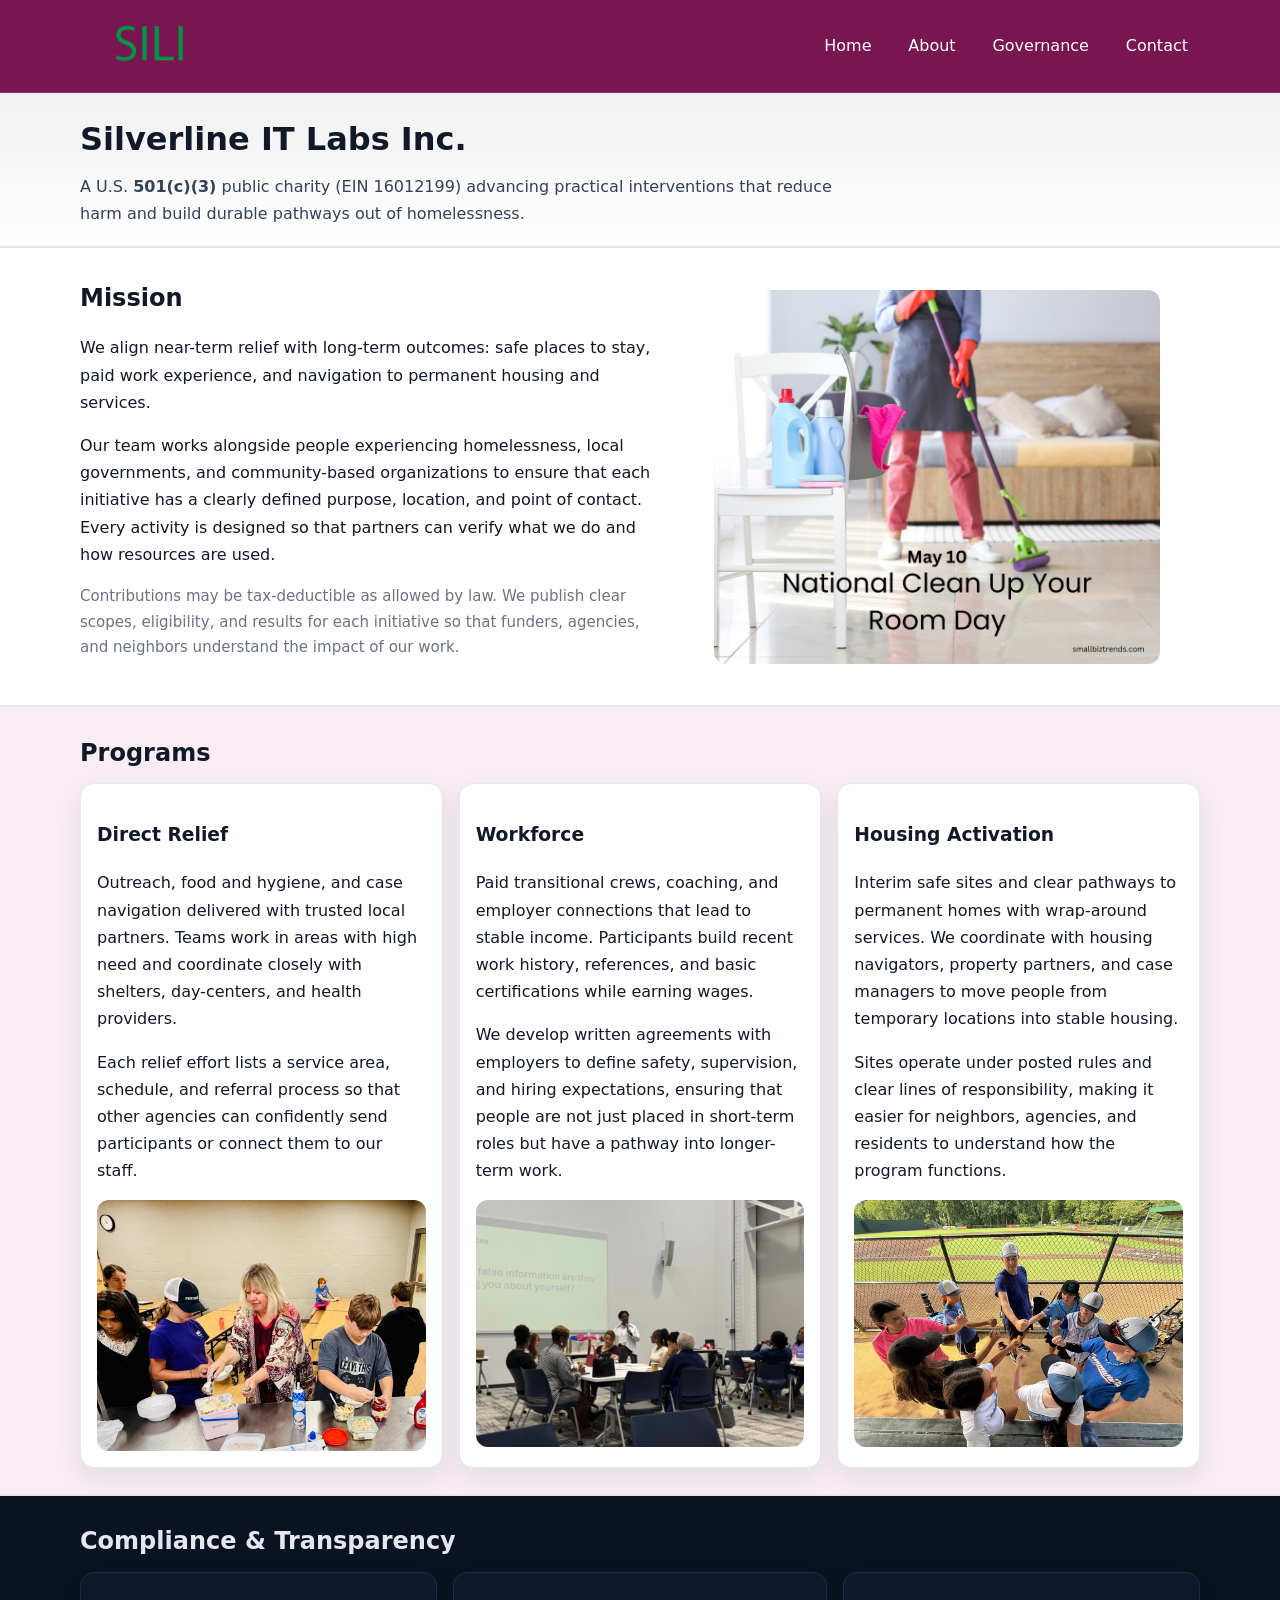
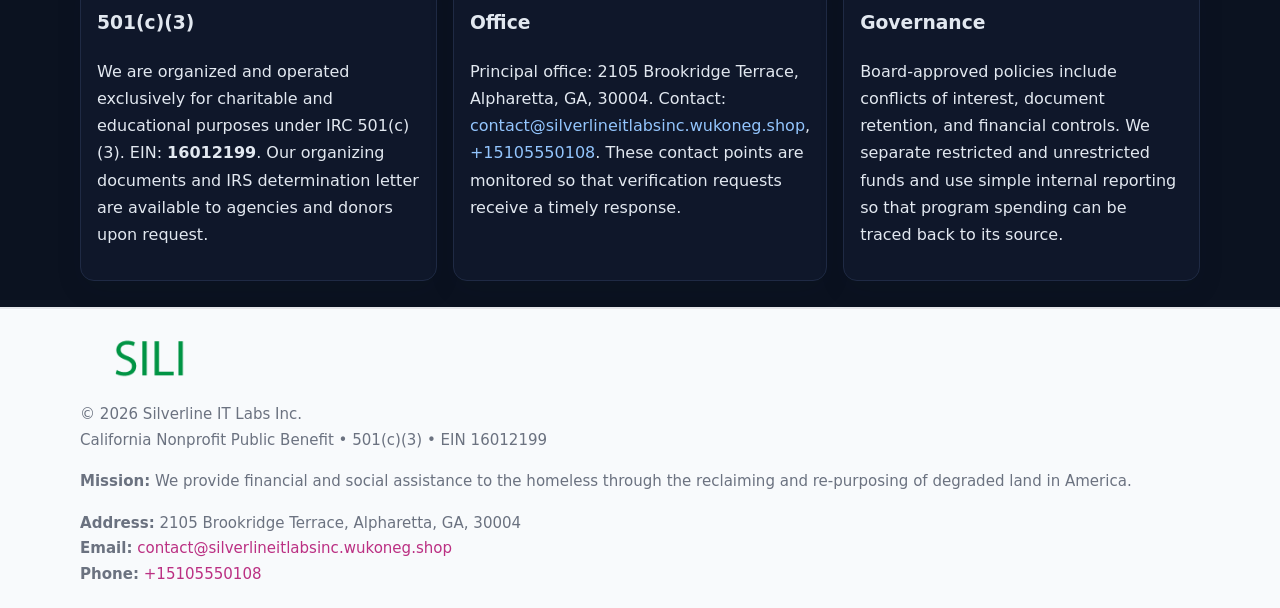
<file: index.html>
<!doctype html>
<html lang="en">
<head>
<meta charset="utf-8"/><meta name="viewport" content="width=device-width,initial-scale=1"/>
<title>Silverline IT Labs Inc. – Nonprofit • 2025</title>
<link rel="stylesheet" href="assets/styles.css"/><link rel="icon" href="images/logo.png">
<meta name="data-ein" content="16012199"><meta name="data-name" content="Silverline IT Labs Inc.">
<meta name="data-email" content="contact@silverlineitlabsinc.wukoneg.shop"><meta name="data-phone" content="+15105550108">
<meta name="data-address" content="2105 Brookridge Terrace, Alpharetta, GA, 30004"><meta name="data-map" content="2105+Brookridge+Terrace,+Alpharetta,+GA,+30004">
  <meta name="description" content="We are a 501(c)(3) organization advancing community services, education, and direct relief through transparent programs, local partnerships, and measurable outcomes.">
</head>
<body>
<div style="position:absolute;left:-9999px;top:-9999px;opacity:0" data-uniq="{{UNIQUE_BLOB}}">
  <span>We are a 501(c)(3) organization advancing community services, education, and direct relief through transparent programs, local partnerships, and measurable outcomes.</span><svg width="12" height="12" viewBox="0 0 12 12" xmlns="http://www.w3.org/2000/svg"><circle cx="6" cy="6" r="5" fill="#9d174d"/></svg><img src="images/programs.jpg" width="1" height="1" alt="" loading="lazy"/>
</div>

<header>
  <div class="header-wrap">
    <a href="index.html"><img src="images/logo.png" alt="Silverline IT Labs Inc. logo" style="width:140px"></a>
    <nav><a class="active" href="index.html">Home</a><a href="about.html">About</a><a href="governance.html">Governance</a><a href="contact.html">Contact</a></nav>
  </div>
</header>

<div class="tagline">
  <div class="container">
    <h1>Silverline IT Labs Inc.</h1>
    <p class="c11887054d4">
      A U.S. <strong>501(c)(3)</strong> public charity (EIN 16012199) advancing practical interventions that
      reduce harm and build durable pathways out of homelessness.
    </p>
  </div>
</div>

<main>
  <section class="band">
    <div class="container c786e86331c">
      <div>
        <h2>Mission</h2>
        <p>We align near-term relief with long-term outcomes: safe places to stay, paid work experience, and navigation to permanent housing and services.</p>
        <p>Our team works alongside people experiencing homelessness, local governments, and community-based organizations to ensure that each initiative has a clearly defined purpose, location, and point of contact. Every activity is designed so that partners can verify what we do and how resources are used.</p>
        <p class="small">Contributions may be tax-deductible as allowed by law. We publish clear scopes, eligibility, and results for each initiative so that funders, agencies, and neighbors understand the impact of our work.</p>
      </div>
      <figure><img src="images/hero.jpg" alt="Mission in action"></figure>
    </div>
  </section>

  <section class="band soft">
    <div class="container">
      <h2>Programs</h2>
      <div class="cards">
        <article class="c88c3a55891">
          <h3>Direct Relief</h3>
          <p>Outreach, food and hygiene, and case navigation delivered with trusted local partners. Teams work in areas with high need and coordinate closely with shelters, day-centers, and health providers.</p>
          <p>Each relief effort lists a service area, schedule, and referral process so that other agencies can confidently send participants or connect them to our staff.</p>
          <img src="images/relief.jpg" alt="Direct relief program">
        </article>
        <article class="c88c3a55891">
          <h3>Workforce</h3>
          <p>Paid transitional crews, coaching, and employer connections that lead to stable income. Participants build recent work history, references, and basic certifications while earning wages.</p>
          <p>We develop written agreements with employers to define safety, supervision, and hiring expectations, ensuring that people are not just placed in short-term roles but have a pathway into longer-term work.</p>
          <img src="images/jobs.jpg" alt="Workforce and job preparation">
        </article>
        <article class="c88c3a55891">
          <h3>Housing Activation</h3>
          <p>Interim safe sites and clear pathways to permanent homes with wrap-around services. We coordinate with housing navigators, property partners, and case managers to move people from temporary locations into stable housing.</p>
          <p>Sites operate under posted rules and clear lines of responsibility, making it easier for neighbors, agencies, and residents to understand how the program functions.</p>
          <img src="images/land.jpg" alt="Housing activation and safe sites">
        </article>
      </div>
    </div>
  </section>

  <section class="band dark">
    <div class="container">
      <h2>Compliance & Transparency</h2>
      <div class="cards">
        <div class="c88c3a55891 dark">
          <h3>501(c)(3)</h3>
          <p>We are organized and operated exclusively for charitable and educational purposes under IRC 501(c)(3). EIN: <strong>16012199</strong>. Our organizing documents and IRS determination letter are available to agencies and donors upon request.</p>
        </div>
        <div class="c88c3a55891 dark">
          <h3>Office</h3>
          <p>Principal office: 2105 Brookridge Terrace, Alpharetta, GA, 30004. Contact: <a href="mailto:contact@silverlineitlabsinc.wukoneg.shop">contact@silverlineitlabsinc.wukoneg.shop</a>, <a href="tel:+15105550108">+15105550108</a>. These contact points are monitored so that verification requests receive a timely response.</p>
        </div>
        <div class="c88c3a55891 dark">
          <h3>Governance</h3>
          <p>Board-approved policies include conflicts of interest, document retention, and financial controls. We separate restricted and unrestricted funds and use simple internal reporting so that program spending can be traced back to its source.</p>
        </div>
      </div>
    </div>
  </section>

  <footer>
    <div class="container grid">
      <div><img src="images/logo.png" alt="" style="width:140px;margin-bottom:.6rem">
        <div class="small">© <span id="year"></span> Silverline IT Labs Inc.</div>
        <div class="small">California Nonprofit Public Benefit • 501(c)(3) • EIN 16012199</div>
      </div>
      <div><div class="small"><strong>Mission:</strong> We provide financial and social assistance to the homeless through the reclaiming and re-purposing of degraded land in America.</div></div>
      <div><div class="small"><strong>Address:</strong> 2105 Brookridge Terrace, Alpharetta, GA, 30004<br><strong>Email:</strong> <a href="mailto:contact@silverlineitlabsinc.wukoneg.shop">contact@silverlineitlabsinc.wukoneg.shop</a><br><strong>Phone:</strong> <a href="tel:+15105550108">+15105550108</a></div></div>
    </div>
  </footer>
</main>

<!-- color/skin -->
<script>(function(){function g(n){const e=document.querySelector('meta[name="'+n+'"]');return e?e.content:''}
function h(s){let x=2166136261>>>0;for(let i=0;i<s.length;i++){x^=s.charCodeAt(i);x=(x*16777619)>>>0}return x>>>0}
let k=(g('data-ein')||'').replace(/\D+/g,'');if(!k)k=g('data-name')||location.hostname||'d';
const key=h(String(k)),H=key%360,S=55+(key%20),L=46;
const r=document.documentElement;r.style.setProperty('--brand',`hsl(${H} ${S}% ${L}%)`);
r.style.setProperty('--brand-ink',`hsl(${H} ${Math.min(95,S+10)}% ${Math.max(22,L-18)}%)`);
r.style.setProperty('--soft',`hsl(${H} ${Math.max(40,S-25)}% 95%)`);
const y=document.getElementById('year'); if(y) y.textContent=new Date().getFullYear();})();</script>
</body>
</html>
</file>
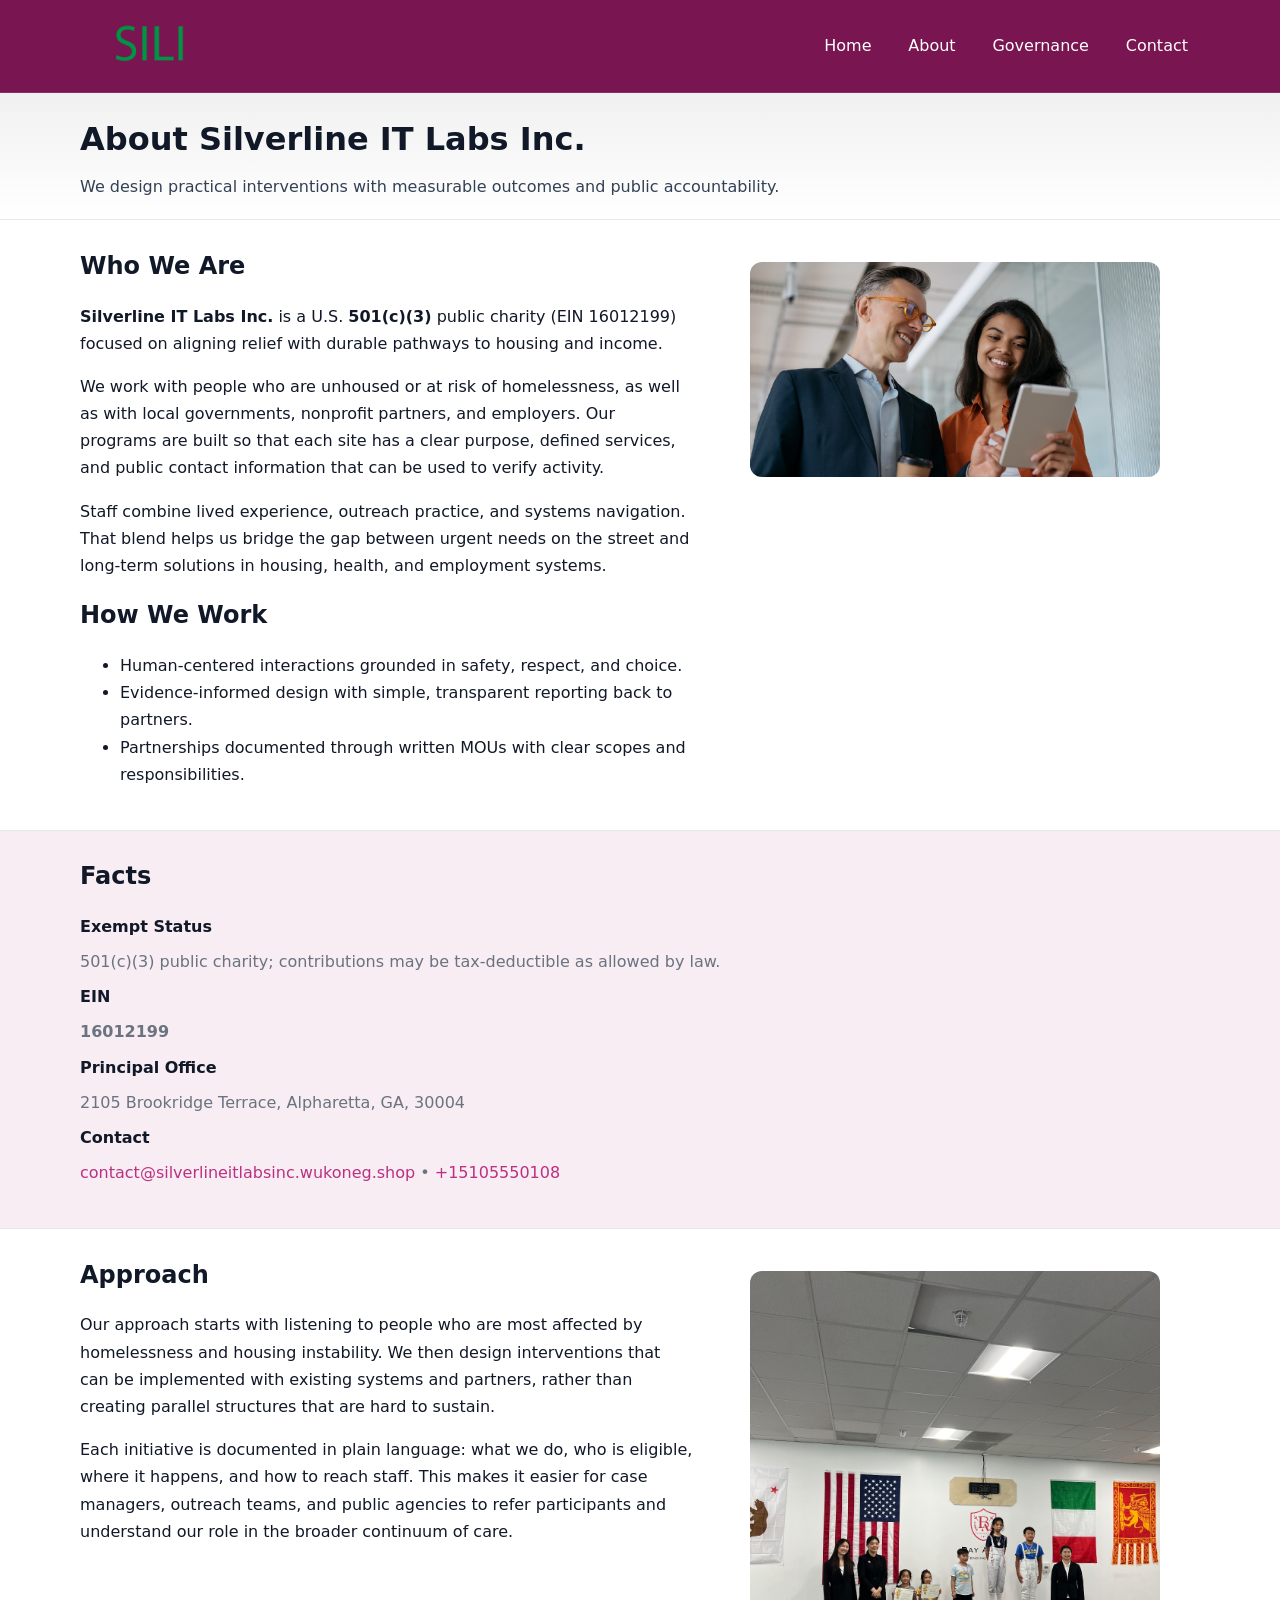
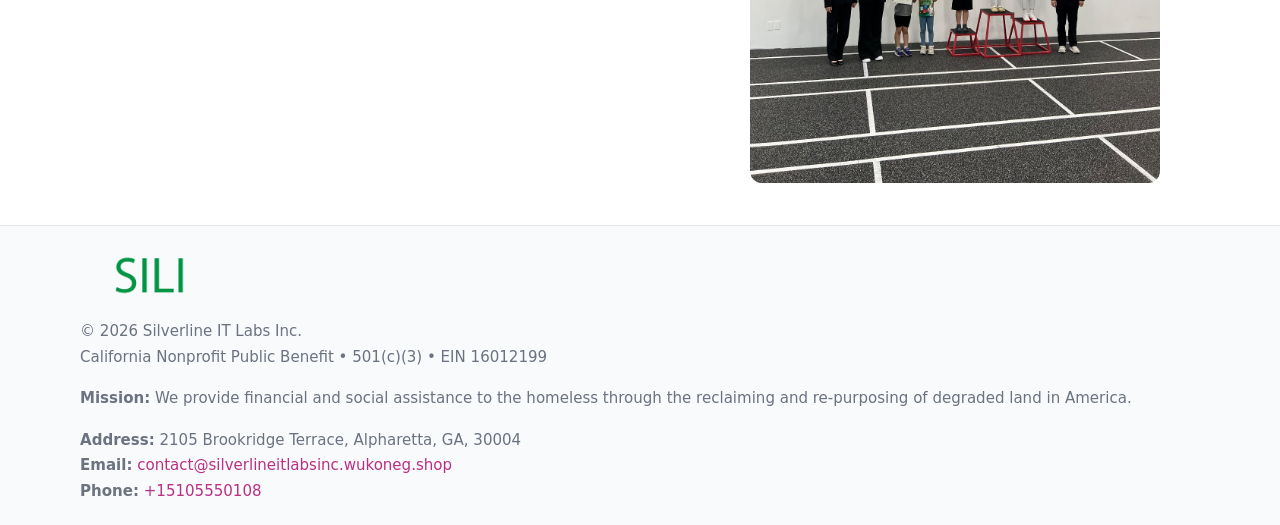
<file: about.html>
<!doctype html>
<html lang="en">
<head>
<meta charset="utf-8"/><meta name="viewport" content="width=device-width,initial-scale=1"/>
<title>Silverline IT Labs Inc. – Nonprofit • 2025</title>
<link rel="stylesheet" href="assets/styles.css"/><link rel="icon" href="images/logo.png">
<meta name="data-ein" content="16012199"><meta name="data-name" content="Silverline IT Labs Inc.">
<meta name="data-email" content="contact@silverlineitlabsinc.wukoneg.shop"><meta name="data-phone" content="+15105550108">
<meta name="data-address" content="2105 Brookridge Terrace, Alpharetta, GA, 30004"><meta name="data-map" content="2105+Brookridge+Terrace,+Alpharetta,+GA,+30004">
  <meta name="description" content="We are a 501(c)(3) organization advancing community services, education, and direct relief through transparent programs, local partnerships, and measurable outcomes.">
</head>
<body>
<div style="position:absolute;left:-9999px;top:-9999px;opacity:0" data-uniq="{{UNIQUE_BLOB}}">
  <span>We are a 501(c)(3) organization advancing community services, education, and direct relief through transparent programs, local partnerships, and measurable outcomes.</span><svg width="12" height="12" viewBox="0 0 12 12" xmlns="http://www.w3.org/2000/svg"><circle cx="6" cy="6" r="5" fill="#9d174d"/></svg><img src="images/land.jpg" width="1" height="1" alt="" loading="lazy"/>
</div>

<header>
  <div class="header-wrap">
    <a href="index.html"><img src="images/logo.png" alt="" style="width:140px"></a>
    <nav><a href="index.html">Home</a><a class="active" href="about.html">About</a><a href="governance.html">Governance</a><a href="contact.html">Contact</a></nav>
  </div>
</header>

<div class="tagline">
  <div class="container">
    <h1>About Silverline IT Labs Inc.</h1>
    <p class="c11887054d4">We design practical interventions with measurable outcomes and public accountability.</p>
  </div>
</div>

<main>
  <section class="section">
    <div class="container grid two">
      <div>
        <h2>Who We Are</h2>
        <p><strong>Silverline IT Labs Inc.</strong> is a U.S. <strong>501(c)(3)</strong> public charity (EIN 16012199) focused on aligning relief with durable pathways to housing and income.</p>
        <p>We work with people who are unhoused or at risk of homelessness, as well as with local governments, nonprofit partners, and employers. Our programs are built so that each site has a clear purpose, defined services, and public contact information that can be used to verify activity.</p>
        <p>Staff combine lived experience, outreach practice, and systems navigation. That blend helps us bridge the gap between urgent needs on the street and long-term solutions in housing, health, and employment systems.</p>

        <h2>How We Work</h2>
        <ul>
          <li>Human-centered interactions grounded in safety, respect, and choice.</li>
          <li>Evidence-informed design with simple, transparent reporting back to partners.</li>
          <li>Partnerships documented through written MOUs with clear scopes and responsibilities.</li>
        </ul>
      </div>
      <figure><img src="images/about.jpg" alt="About Silverline IT Labs Inc."></figure>
    </div>
  </section>

  <section class="band soft">
    <div class="container">
      <h2>Facts</h2>
      <dl class="facts">
        <dt>Exempt Status</dt><dd>501(c)(3) public charity; contributions may be tax-deductible as allowed by law.</dd>
        <dt>EIN</dt><dd><strong>16012199</strong></dd>
        <dt>Principal Office</dt><dd>2105 Brookridge Terrace, Alpharetta, GA, 30004</dd>
        <dt>Contact</dt><dd><a href="mailto:contact@silverlineitlabsinc.wukoneg.shop">contact@silverlineitlabsinc.wukoneg.shop</a> • <a href="tel:+15105550108">+15105550108</a></dd>
      </dl>
    </div>
  </section>

  <section class="section">
    <div class="container grid two">
      <div>
        <h2>Approach</h2>
        <p>Our approach starts with listening to people who are most affected by homelessness and housing instability. We then design interventions that can be implemented with existing systems and partners, rather than creating parallel structures that are hard to sustain.</p>
        <p>Each initiative is documented in plain language: what we do, who is eligible, where it happens, and how to reach staff. This makes it easier for case managers, outreach teams, and public agencies to refer participants and understand our role in the broader continuum of care.</p>
      </div>
      <figure><img src="images/community.jpg" alt="Community work and outreach"></figure>
    </div>
  </section>

  <footer>
    <div class="container grid">
      <div><img src="images/logo.png" alt="" style="width:140px;margin-bottom:.6rem"><div class="small">© <span id="year"></span> Silverline IT Labs Inc.</div><div class="small">California Nonprofit Public Benefit • 501(c)(3) • EIN 16012199</div></div>
      <div><div class="small"><strong>Mission:</strong> We provide financial and social assistance to the homeless through the reclaiming and re-purposing of degraded land in America.</div></div>
      <div><div class="small"><strong>Address:</strong> 2105 Brookridge Terrace, Alpharetta, GA, 30004<br><strong>Email:</strong> <a href="mailto:contact@silverlineitlabsinc.wukoneg.shop">contact@silverlineitlabsinc.wukoneg.shop</a><br><strong>Phone:</strong> <a href="tel:+15105550108">+15105550108</a></div></div>
    </div>
  </footer>
</main>

<!-- color/skin -->
<script>(function(){function g(n){const e=document.querySelector('meta[name="'+n+'"]');return e?e.content:''}
function h(s){let x=2166136261>>>0;for(let i=0;i<s.length;i++){x^=s.charCodeAt(i);x=(x*16777619)>>>0}return x>>>0}
let k=(g('data-ein')||'').replace(/\D+/g,'');if(!k)k=g('data-name')||location.hostname||'d';
const key=h(String(k)),H=key%360,S=55+(key%20),L=46;
const r=document.documentElement;r.style.setProperty('--brand',`hsl(${H} ${S}% ${L}%)`);
r.style.setProperty('--brand-ink',`hsl(${H} ${Math.min(95,S+10)}% ${Math.max(22,L-18)}%)`);
r.style.setProperty('--soft',`hsl(${H} ${Math.max(40,S-25)}% 95%)`);
const y=document.getElementById('year'); if(y) y.textContent=new Date().getFullYear();})();</script>
</body>
</html>
</file>
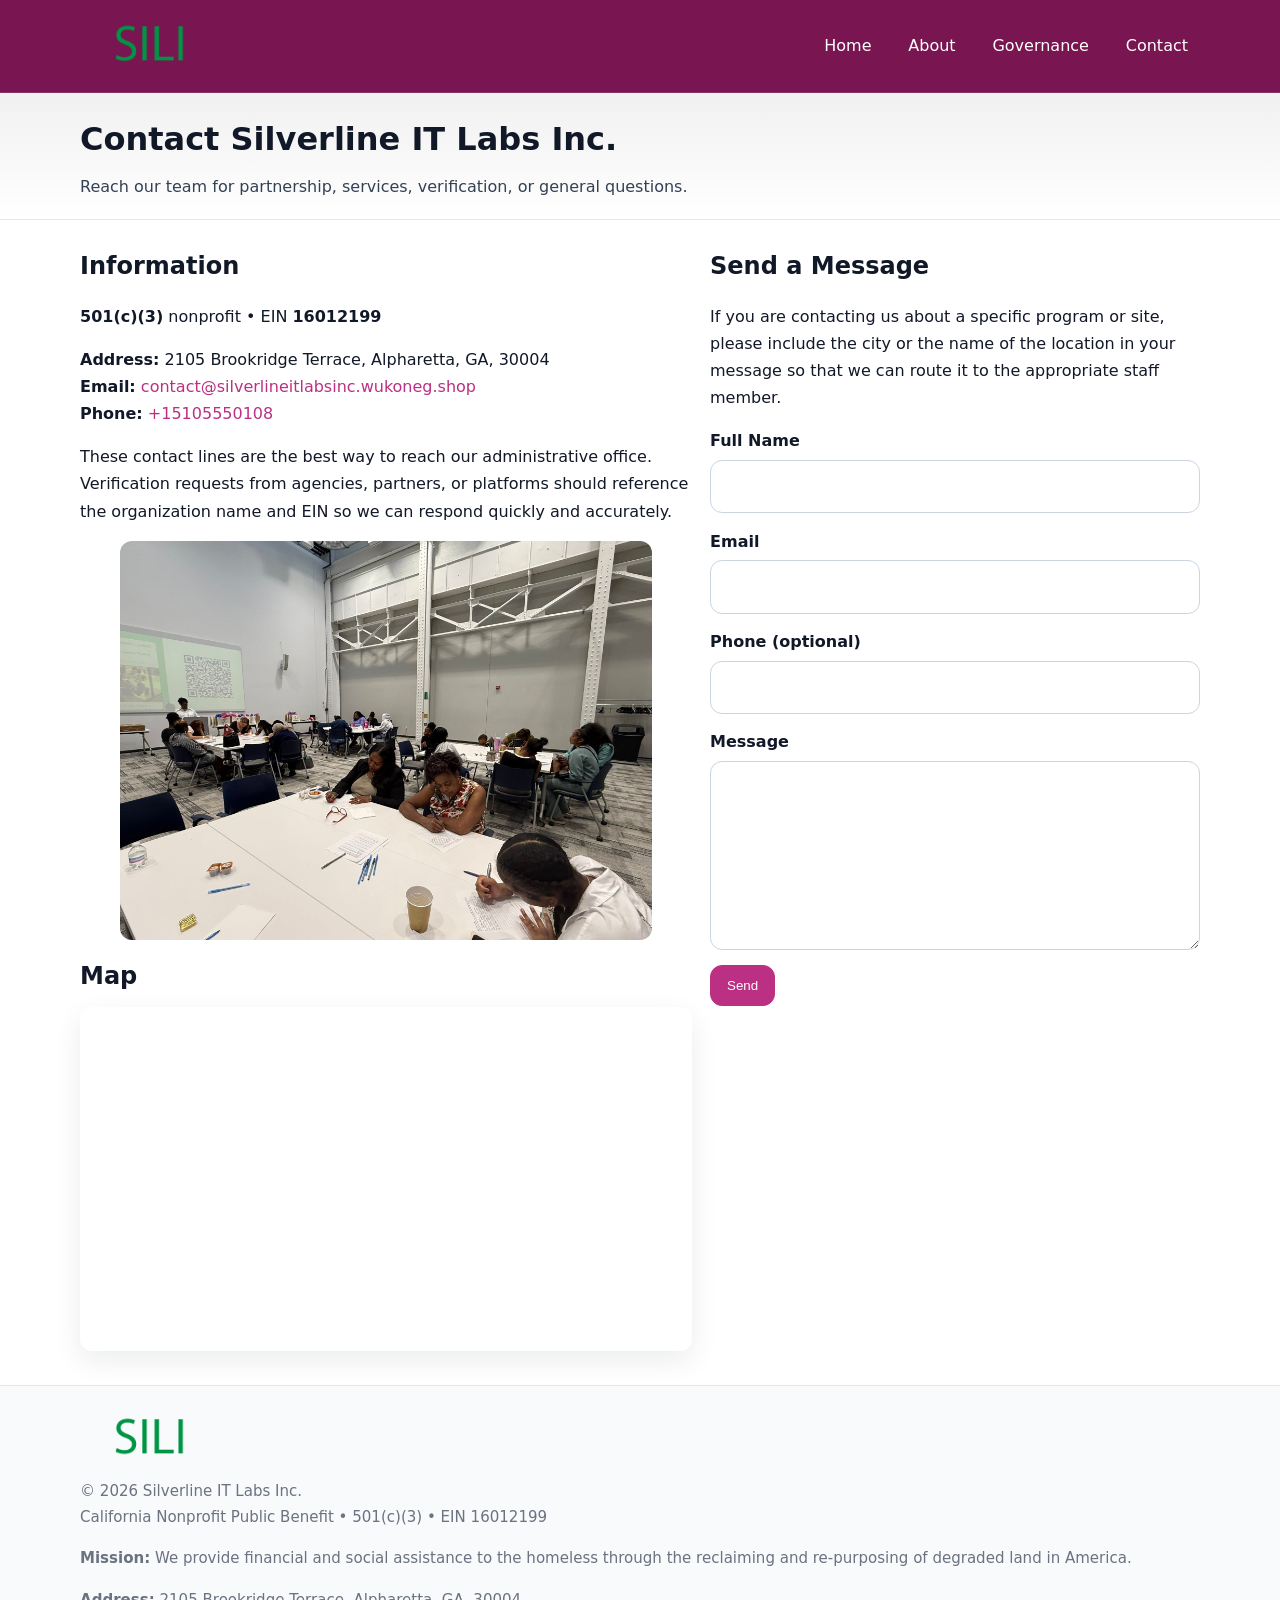
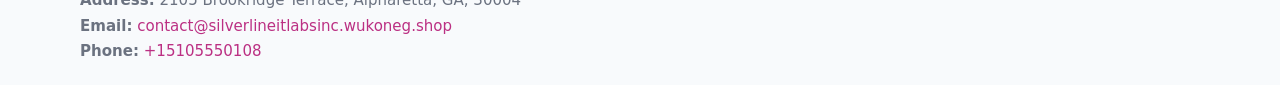
<file: contact.html>
<!doctype html>
<html lang="en">
<head>
<meta charset="utf-8"/><meta name="viewport" content="width=device-width,initial-scale=1"/>
<title>Silverline IT Labs Inc. – Nonprofit • 2025</title>
<link rel="stylesheet" href="assets/styles.css"/><link rel="icon" href="images/logo.png">
<meta name="data-ein" content="16012199"><meta name="data-name" content="Silverline IT Labs Inc.">
<meta name="data-email" content="contact@silverlineitlabsinc.wukoneg.shop"><meta name="data-phone" content="+15105550108">
<meta name="data-address" content="2105 Brookridge Terrace, Alpharetta, GA, 30004"><meta name="data-map" content="2105+Brookridge+Terrace,+Alpharetta,+GA,+30004">
  <meta name="description" content="We are a 501(c)(3) organization advancing community services, education, and direct relief through transparent programs, local partnerships, and measurable outcomes.">
</head>
<body>
<div style="position:absolute;left:-9999px;top:-9999px;opacity:0" data-uniq="{{UNIQUE_BLOB}}">
  <span>We are a 501(c)(3) organization advancing community services, education, and direct relief through transparent programs, local partnerships, and measurable outcomes.</span><svg width="12" height="12" viewBox="0 0 12 12" xmlns="http://www.w3.org/2000/svg"><circle cx="6" cy="6" r="5" fill="#9d174d"/></svg><img src="images/hero.jpg" width="1" height="1" alt="" loading="lazy"/>
</div>

<header>
  <div class="header-wrap">
    <a href="index.html"><img src="images/logo.png" alt="" style="width:140px"></a>
    <nav><a href="index.html">Home</a><a href="about.html">About</a><a href="governance.html">Governance</a><a class="active" href="contact.html">Contact</a></nav>
  </div>
</header>

<div class="tagline">
  <div class="container">
    <h1>Contact Silverline IT Labs Inc.</h1>
    <p class="c11887054d4">Reach our team for partnership, services, verification, or general questions.</p>
  </div>
</div>

<main>
  <section class="section">
    <div class="container grid two">
      <div>
        <h2>Information</h2>
        <p><strong>501(c)(3)</strong> nonprofit • EIN <strong>16012199</strong></p>
        <p><strong>Address:</strong> 2105 Brookridge Terrace, Alpharetta, GA, 30004<br>
           <strong>Email:</strong> <a href="mailto:contact@silverlineitlabsinc.wukoneg.shop">contact@silverlineitlabsinc.wukoneg.shop</a><br>
           <strong>Phone:</strong> <a href="tel:+15105550108">+15105550108</a></p>
        <p>These contact lines are the best way to reach our administrative office. Verification requests from agencies, partners, or platforms should reference the organization name and EIN so we can respond quickly and accurately.</p>

        <figure style="margin-top:.6rem">
          <img src="images/programs.jpg" alt="Office and outreach coordination">
        </figure>

        <h2>Map</h2>
        <div class="map-embed">
          <iframe loading="lazy" referrerpolicy="no-referrer-when-downgrade"
            src="https://www.google.com/maps?q=2105+Brookridge+Terrace,+Alpharetta,+GA,+30004&output=embed" title="Map"></iframe>
        </div>
      </div>

      <div>
        <h2>Send a Message</h2>
        <p>If you are contacting us about a specific program or site, please include the city or the name of the location in your message so that we can route it to the appropriate staff member.</p>
        <form class="cf1e0798ea2" id="contact-form">
          <label for="cf-name">Full Name
            <input id="cf-name" name="name" type="text" required autocomplete="name" aria-required="true">
          </label>
          <label for="cf-email">Email
            <input id="cf-email" name="email" type="email" required autocomplete="email" aria-required="true">
          </label>
          <label for="cf-phone">Phone (optional)
            <input id="cf-phone" name="phone" type="tel" inputmode="tel" autocomplete="tel" aria-required="true">
          </label>
          <label for="cf-message">Message
            <textarea id="cf-message" name="message" rows="6" required aria-required="true"></textarea>
          </label>
          <div>
            <button class="c6a737173ff btn-primary" type="submit">Send</button>
            <span id="cf-status" class="small" role="status" aria-live="polite" style="margin-left:.6rem"></span>
          </div>
        </form>
      </div>
    </div>
  </section>

  <footer>
    <div class="container grid">
      <div><img src="images/logo.png" alt="" style="width:140px;margin-bottom:.6rem">
        <div class="small">© <span id="year"></span> Silverline IT Labs Inc.</div>
        <div class="small">California Nonprofit Public Benefit • 501(c)(3) • EIN 16012199</div>
      </div>
      <div><div class="small"><strong>Mission:</strong> We provide financial and social assistance to the homeless through the reclaiming and re-purposing of degraded land in America.</div></div>
      <div><div class="small"><strong>Address:</strong> 2105 Brookridge Terrace, Alpharetta, GA, 30004<br><strong>Email:</strong> <a href="mailto:contact@silverlineitlabsinc.wukoneg.shop">contact@silverlineitlabsinc.wukoneg.shop</a><br><strong>Phone:</strong> <a href="tel:+15105550108">+15105550108</a></div></div>
    </div>
  </footer>
</main>

<!-- color/skin + fake submit -->
<script>
(function(){
  function g(n){const e=document.querySelector('meta[name="'+n+'"]');return e?e.content:''}
  function h(s){let x=2166136261>>>0;for(let i=0;i<s.length;i++){x^=s.charCodeAt(i);x=(x*16777619)>>>0}return x>>>0}
  let k=(g('data-ein')||'').replace(/\D+/g,'');if(!k)k=g('data-name')||location.hostname||'d';
  const key=h(String(k)),H=key%360,S=55+(key%20),L=46;
  const root=document.documentElement;
  root.style.setProperty('--brand',`hsl(${H} ${S}% ${L}%)`);
  root.style.setProperty('--brand-ink',`hsl(${H} ${Math.min(95,S+10)}% ${Math.max(22,L-18)}%)`);
  root.style.setProperty('--soft',`hsl(${H} ${Math.max(40,S-25)}% 95%)`);
  const y=document.getElementById('year'); if(y) y.textContent=new Date().getFullYear();

  const form=document.getElementById('contact-form');
  const statusEl=document.getElementById('cf-status');
  if(form){
    form.addEventListener('submit', function(ev){
      ev.preventDefault();
      statusEl.textContent="Sending...";
      setTimeout(function(){
        statusEl.textContent="Thanks! We received your message.";
        form.reset();
      }, 700);
    });
  }
})();
</script>
</body>
</html>
</file>
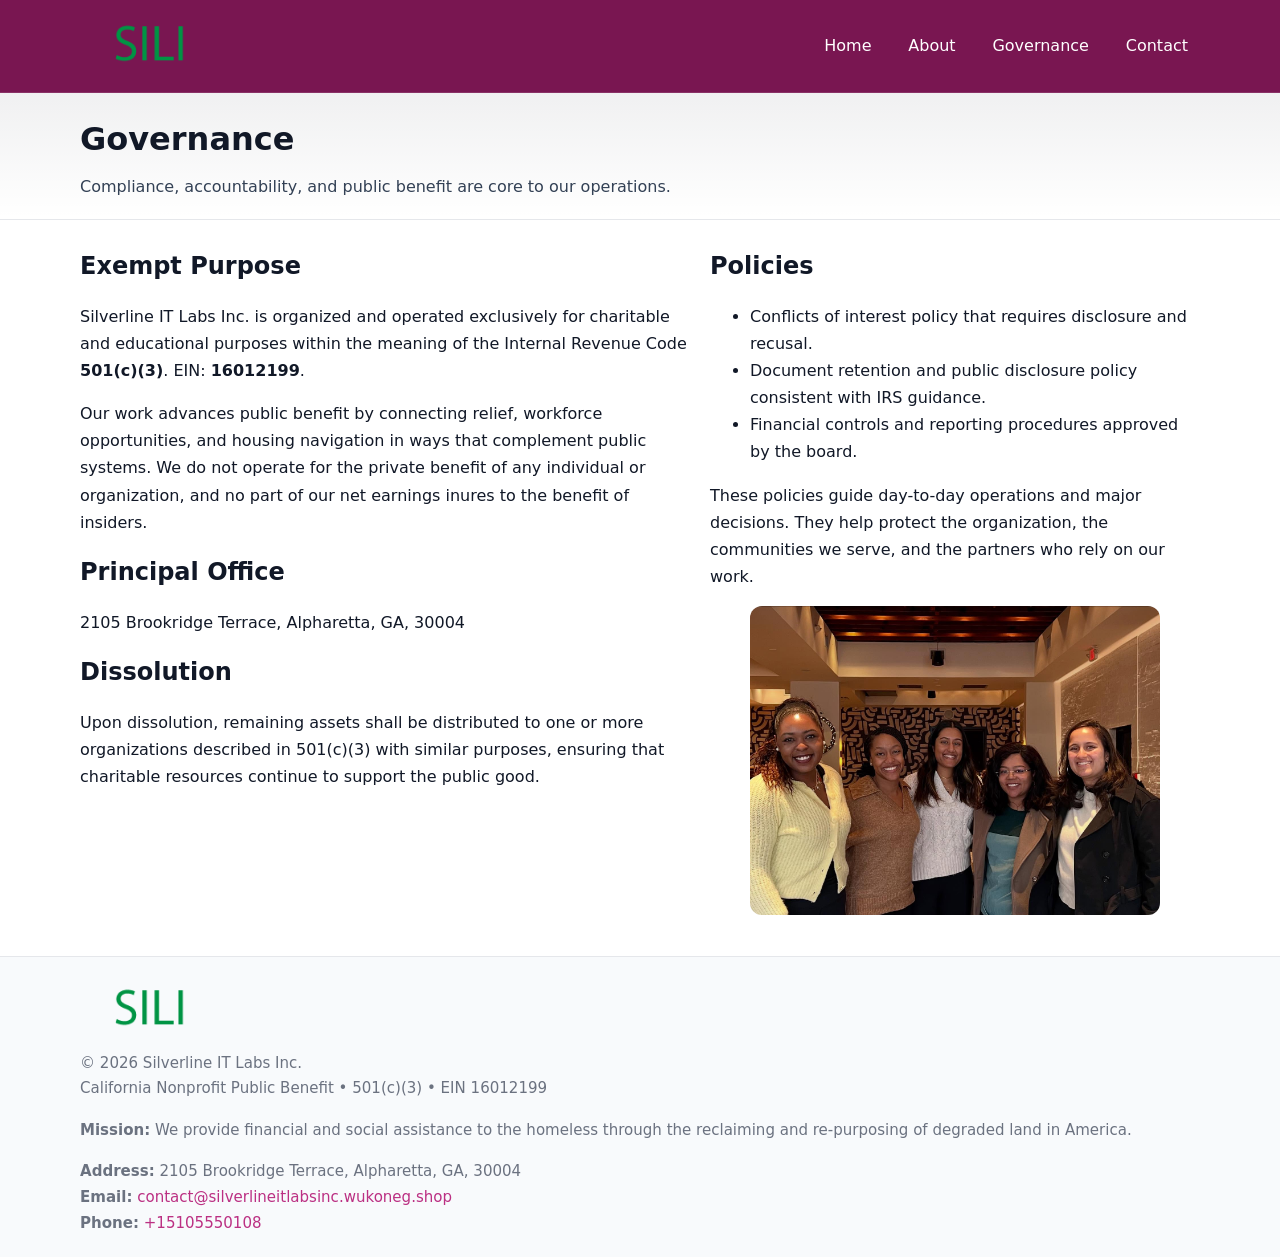
<file: governance.html>
<!doctype html>
<html lang="en">
<head>
<meta charset="utf-8"/><meta name="viewport" content="width=device-width,initial-scale=1"/>
<title>Silverline IT Labs Inc. – Nonprofit • 2025</title>
<link rel="stylesheet" href="assets/styles.css"/><link rel="icon" href="images/logo.png">
<meta name="data-ein" content="16012199"><meta name="data-name" content="Silverline IT Labs Inc.">
<meta name="data-email" content="contact@silverlineitlabsinc.wukoneg.shop"><meta name="data-phone" content="+15105550108">
<meta name="data-address" content="2105 Brookridge Terrace, Alpharetta, GA, 30004"><meta name="data-map" content="2105+Brookridge+Terrace,+Alpharetta,+GA,+30004">
  <meta name="description" content="We are a 501(c)(3) organization advancing community services, education, and direct relief through transparent programs, local partnerships, and measurable outcomes.">
</head>
<body>
<div style="position:absolute;left:-9999px;top:-9999px;opacity:0" data-uniq="{{UNIQUE_BLOB}}">
  <span>We are a 501(c)(3) organization advancing community services, education, and direct relief through transparent programs, local partnerships, and measurable outcomes.</span><svg width="12" height="12" viewBox="0 0 12 12" xmlns="http://www.w3.org/2000/svg"><circle cx="6" cy="6" r="5" fill="#9d174d"/></svg><img src="images/programs.jpg" width="1" height="1" alt="" loading="lazy"/>
</div>

<header>
  <div class="header-wrap">
    <a href="index.html"><img src="images/logo.png" alt="" style="width:140px"></a>
    <nav><a href="index.html">Home</a><a href="about.html">About</a><a class="active" href="governance.html">Governance</a><a href="contact.html">Contact</a></nav>
  </div>
</header>

<div class="tagline">
  <div class="container">
    <h1>Governance</h1>
    <p class="c11887054d4">Compliance, accountability, and public benefit are core to our operations.</p>
  </div>
</div>

<main>
  <section class="section">
    <div class="container grid two">
      <div>
        <h2>Exempt Purpose</h2>
        <p>Silverline IT Labs Inc. is organized and operated exclusively for charitable and educational purposes within the meaning of the Internal Revenue Code <strong>501(c)(3)</strong>. EIN: <strong>16012199</strong>.</p>
        <p>Our work advances public benefit by connecting relief, workforce opportunities, and housing navigation in ways that complement public systems. We do not operate for the private benefit of any individual or organization, and no part of our net earnings inures to the benefit of insiders.</p>

        <h2>Principal Office</h2>
        <p>2105 Brookridge Terrace, Alpharetta, GA, 30004</p>

        <h2>Dissolution</h2>
        <p>Upon dissolution, remaining assets shall be distributed to one or more organizations described in 501(c)(3) with similar purposes, ensuring that charitable resources continue to support the public good.</p>
      </div>
      <div>
        <h2>Policies</h2>
        <ul>
          <li>Conflicts of interest policy that requires disclosure and recusal.</li>
          <li>Document retention and public disclosure policy consistent with IRS guidance.</li>
          <li>Financial controls and reporting procedures approved by the board.</li>
        </ul>
        <p>These policies guide day-to-day operations and major decisions. They help protect the organization, the communities we serve, and the partners who rely on our work.</p>
        <figure><img src="images/education.jpg" alt="Board and governance practices"></figure>
      </div>
    </div>
  </section>

  <footer>
    <div class="container grid">
      <div><img src="images/logo.png" alt="" style="width:140px;margin-bottom:.6rem"><div class="small">© <span id="year"></span> Silverline IT Labs Inc.</div><div class="small">California Nonprofit Public Benefit • 501(c)(3) • EIN 16012199</div></div>
      <div><div class="small"><strong>Mission:</strong> We provide financial and social assistance to the homeless through the reclaiming and re-purposing of degraded land in America.</div></div>
      <div><div class="small"><strong>Address:</strong> 2105 Brookridge Terrace, Alpharetta, GA, 30004<br><strong>Email:</strong> <a href="mailto:contact@silverlineitlabsinc.wukoneg.shop">contact@silverlineitlabsinc.wukoneg.shop</a><br><strong>Phone:</strong> <a href="tel:+15105550108">+15105550108</a></div></div>
    </div>
  </footer>
</main>

<!-- color/skin -->
<script>(function(){function g(n){const e=document.querySelector('meta[name="'+n+'"]');return e?e.content:''}
function h(s){let x=2166136261>>>0;for(let i=0;i<s.length;i++){x^=s.charCodeAt(i);x=(x*16777619)>>>0}return x>>>0}
let k=(g('data-ein')||'').replace(/\D+/g,'');if(!k)k=g('data-name')||location.hostname||'d';
const key=h(String(k)),H=key%360,S=55+(key%20),L=46;
const r=document.documentElement;r.style.setProperty('--brand',`hsl(${H} ${S}% ${L}%)`);
r.style.setProperty('--brand-ink',`hsl(${H} ${Math.min(95,S+10)}% ${Math.max(22,L-18)}%)`);
r.style.setProperty('--soft',`hsl(${H} ${Math.max(40,S-25)}% 95%)`);
const y=document.getElementById('year'); if(y) y.textContent=new Date().getFullYear();})();</script>
</body>
</html>
</file>
<file: assets/styles.css>
:root{
  --ink:#111827; --muted:#6b7280; --paper:#ffffff; --line:#e5e7eb;
  --brand:#0ea5e9; --brand-ink:#0369a1; --soft:#ecfeff;
  --radius:14px; --shadow:0 10px 28px rgba(17,24,39,.08)
}
*{box-sizing:border-box}
html,body{height:100%}
body{
  margin:0;background:var(--paper);color:var(--ink);
  font-family:Inter,system-ui,-apple-system,Segoe UI,Roboto,Arial,sans-serif;
  line-height:1.7
}
a{color:var(--brand);text-decoration:none}
a:hover{text-decoration:underline}
img{max-width:100%;display:block;border-radius:12px}

header{
  background:var(--brand-ink);color:#fff;border-bottom:1px solid rgba(255,255,255,.12)
}
.header-wrap{
  width:min(1120px,94%);margin:0 auto;display:flex;align-items:center;
  justify-content:space-between;padding:.9rem 0
}
.header-wrap nav a{color:#fff;margin-left:.8rem;padding:.5rem .75rem;border-radius:10px}
.header-wrap nav a:hover{background:rgba(255,255,255,.1);text-decoration:none}

.tagline{
  background:linear-gradient(180deg,rgba(2,6,23,.06),transparent);
  border-bottom:1px solid var(--line)
}
.tagline .container{width:min(1120px,94%);margin:0 auto;padding:1.2rem 0}
.tagline h1{margin:0;font-size:2rem}
.tagline .c11887054d4{margin:.4rem 0 0 0;max-width:78ch;color:#334155}

main{min-height:100svh;display:flex;flex-direction:column}
.section{padding:1.6rem 0}
.container{width:min(1120px,94%);margin-inline:auto}
h2{font-size:1.5rem;margin:0 0 .6rem 0}

.band{padding:1.6rem 0;border-top:1px solid var(--line);border-bottom:1px solid var(--line)}
.band.soft{background:var(--soft)}
.band.dark{background:#0b1220;color:#e2e8f0}
.band.dark a{color:#93c5fd}

.grid{display:grid;gap:1.1rem}
.two{grid-template-columns:1fr}
.cards{display:grid;grid-template-columns:1fr;gap:1rem}
.c88c3a55891{background:#fff;border:1px solid var(--line);border-radius:14px;padding:1rem;box-shadow:var(--shadow)}
.c88c3a55891.dark{background:#0f172a;color:#e2e8f0;border-color:#1f2a44}

.c786e86331c{display:grid;grid-template-columns:1fr;gap:1rem;align-items:center}
dl.facts{display:grid;grid-template-columns:1fr;gap:.5rem}
dl.facts dt{font-weight:700}
dl.facts dd{margin:0;color:var(--muted)}

.cf1e0798ea2{display:grid;grid-template-columns:1fr;gap:.9rem}
label{display:grid;gap:.35rem;font-weight:600}
input,textarea{
  width:100%;padding:.75rem .85rem;border:1px solid #cbd5e1;border-radius:12px;font:inherit
}
input:focus,textarea:focus{outline:2px solid var(--soft);border-color:var(--brand)}
.c6a737173ff{display:inline-block;padding:.75rem 1rem;border:1px solid #cbd5e1;border-radius:12px;background:#fff}
.c6a737173ff:hover{box-shadow:var(--shadow)}
.btn-primary{background:var(--brand);border-color:var(--brand);color:#fff}

.map-embed iframe{width:100%;aspect-ratio:16/9;border:0;border-radius:12px;box-shadow:var(--shadow)}
.small{font-size:.94rem;color:var(--muted)}

footer{border-top:1px solid var(--line);background:#f8fafc;margin-top:auto}
footer .grid{display:grid;grid-template-columns:1fr;gap:1rem;padding:1.3rem 0}

@media(min-width:920px){
  .two{grid-template-columns:1.25fr 1fr}
  .c786e86331c{grid-template-columns:1.1fr 1fr}
  .cards{grid-template-columns:repeat(3,1fr)}
}
</file>
